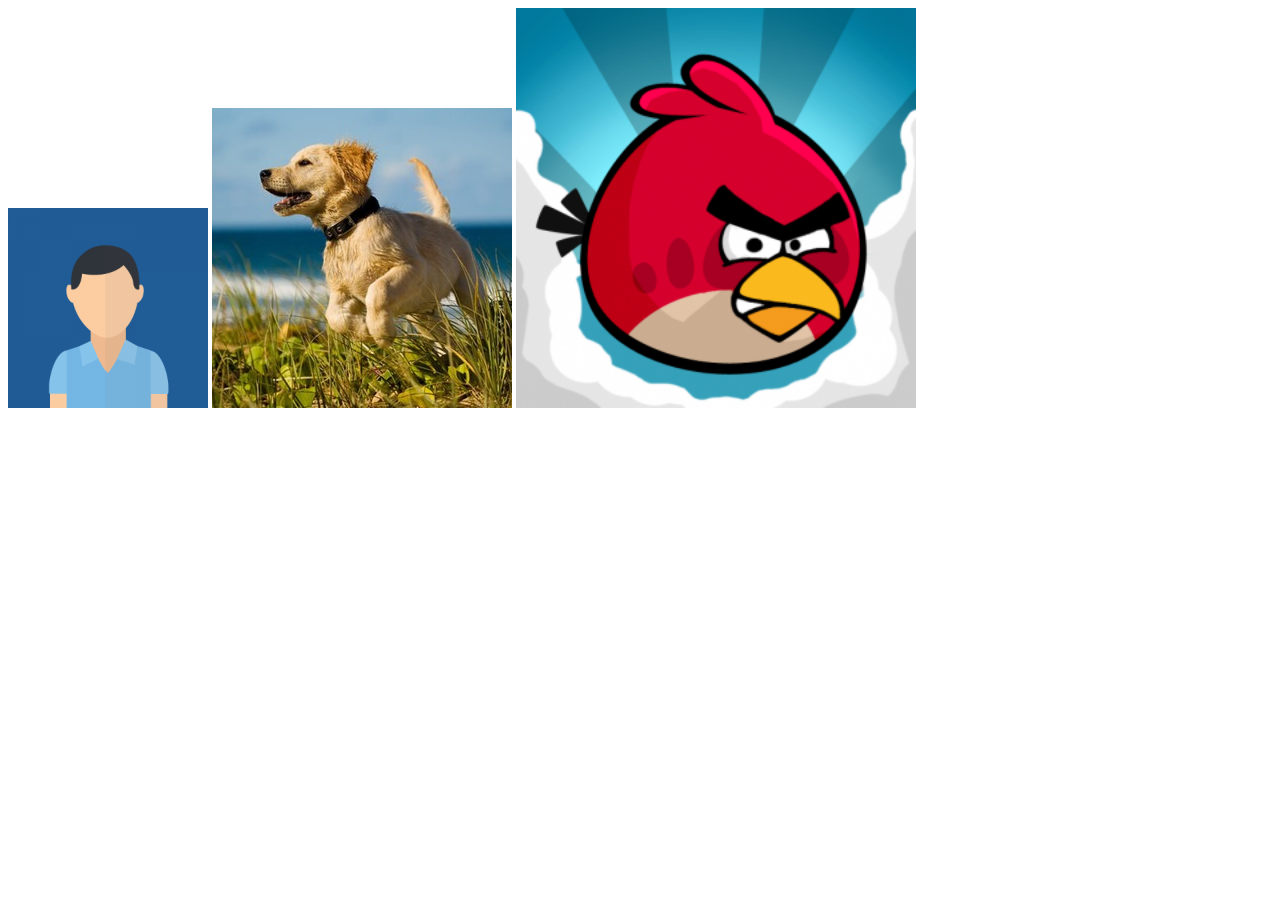
<file: index.html>
<!DOCTYPE html>
<html>

<head>
    <title>Lai Ming Hui</title>
</head>

<body>
    <!-- This part uses h1 as the example -->
    <!-- <h1>This is heading 1</h1> -->
    <!-- p tag here show differences in boldness and size of font between heading tag and p tag -->
    <!-- <p>This is text of heading 1.</p> -->
    <!-- clicking text/images redirect you to the link written in a href tag -->
    <!-- <a href="http://www.google.com">Take me to Google</a> -->
    <!-- hr tag is used to add a line between 1st and 2nd example -->
    <!-- <hr>
    <h2>This is heading 2</h2>
    <p>This is text of heading 2.</p>
    <a href="http://www.amazon.com">Take me to Amazon</a>
    <hr>
    <h3>This is heading 3</h3>
    <p>This is text of heading 3.</p>
    <a href="http://www.quora.com">Take me to Quora</a> -->

    <img src="space.png" alt="human" width="200" height="200">
    <img src="human.jpg" alt="dog" width="300" height="300">
    <a href="https://www.angrybirds.com/">
        <img src="/Inner Directory/bird.png" alt="bird" width="400" height="400">
    </a>
</body>

</html>
</file>
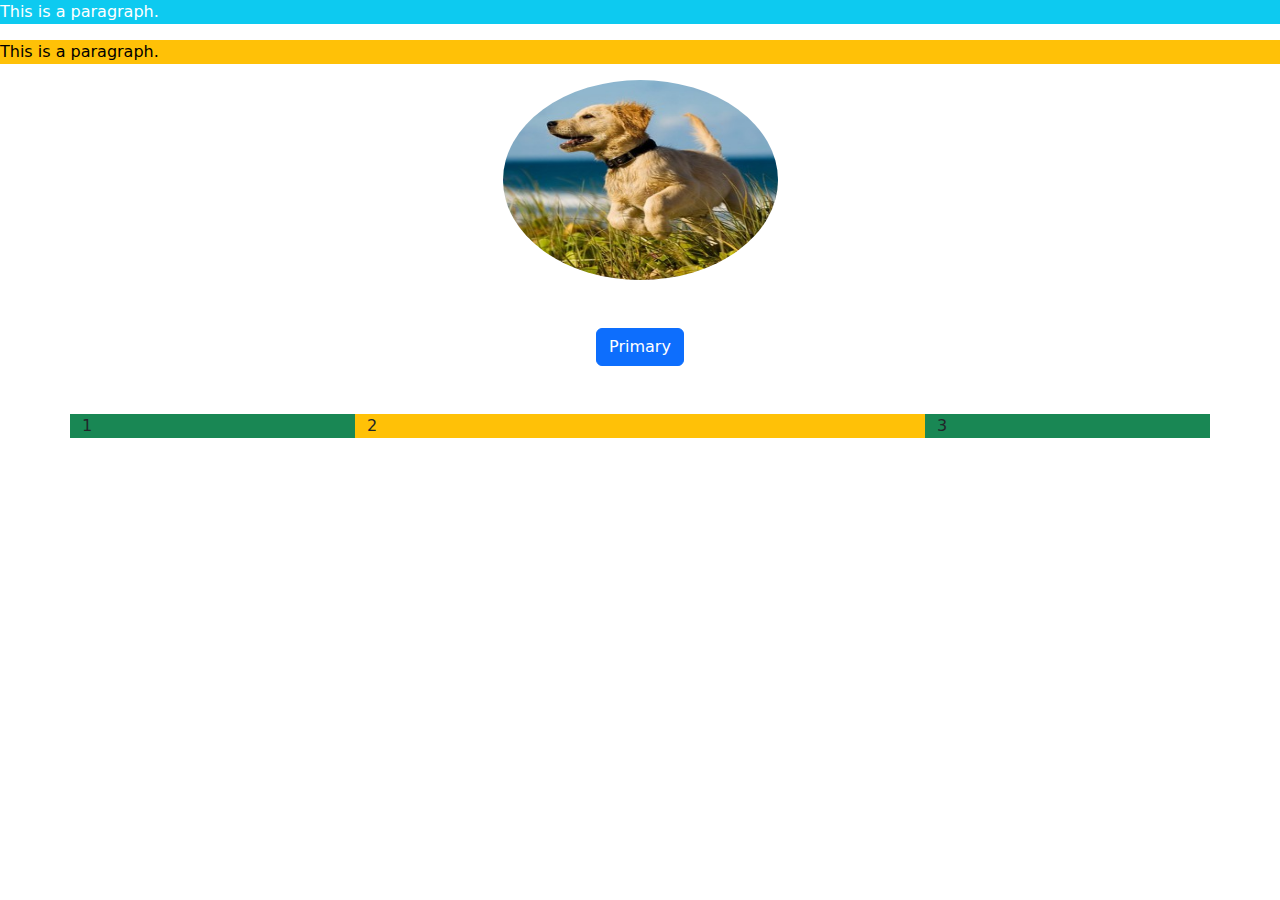
<file: bootstrap.html>
<!DOCTYPE html>
<html lang="en">

<head>
    <meta charset="UTF-8">
    <meta name="viewport" content="width=device-width, initial-scale=1.0">
    <title>Document</title>
    <link href="https://cdn.jsdelivr.net/npm/bootstrap@5.3.3/dist/css/bootstrap.min.css" rel="stylesheet"
        integrity="sha384-QWTKZyjpPEjISv5WaRU9OFeRpok6YctnYmDr5pNlyT2bRjXh0JMhjY6hW+ALEwIH" crossorigin="anonymous">
    <script src="https://cdn.jsdelivr.net/npm/bootstrap@5.3.3/dist/js/bootstrap.bundle.min.js"
        integrity="sha384-YvpcrYf0tY3lHB60NNkmXc5s9fDVZLESaAA55NDzOxhy9GkcIdslK1eN7N6jIeHz"
        crossorigin="anonymous"></script>
    <style>
        img {
            width: 275px;
            height: 200px;
        }
    </style>
</head>

<body>
    <p class="text-white bg-info">This is a paragraph.</p>
    <p class="text-black bg-warning">This is a paragraph.</p>
    <img src="human.jpg" class="rounded-circle mx-auto d-block" alt="dog">
    <button type="button" class="btn btn-primary mx-auto d-block mt-5">Primary</button>
    <div class="container mt-5">
        <div class="row">
            <div class="col-md-3 bg-success">
                1
            </div>
            <div class="col-md-6 bg-warning">
                2
            </div>
            <div class="col-md-3 bg-success">
                3
            </div>
        </div>
    </div>
</body>

</html>
</file>
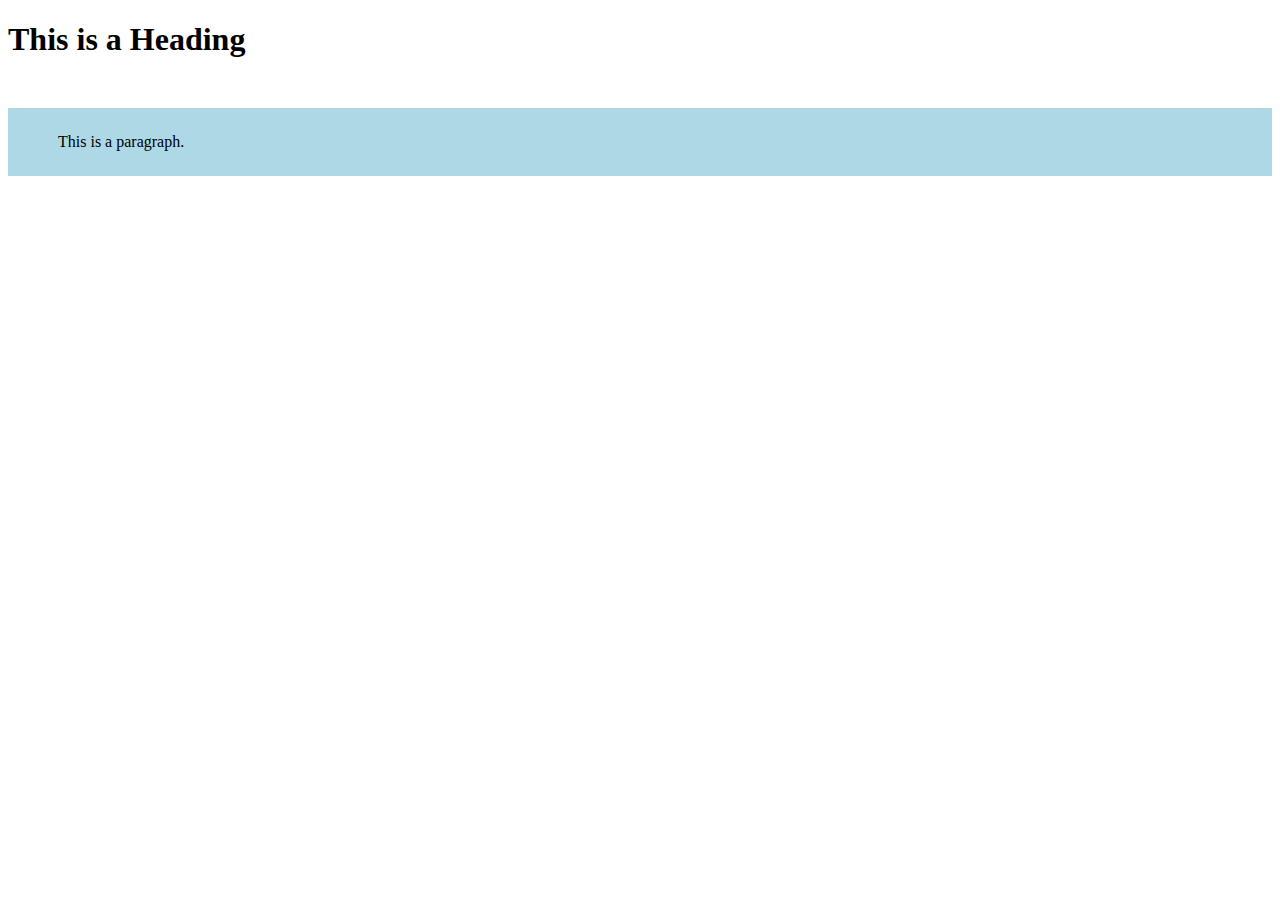
<file: box-model.html>
<!DOCTYPE html>
<html lang="en">

<head>
    <meta charset="UTF-8">
    <meta name="viewport" content="width=device-width, initial-scale=1.0">
    <title>Document</title>
    <link rel="stylesheet" href="box-model.css">
</head>

<body>
    <h1 class="heading">This is a Heading</h1>
    <p class="para">This is a paragraph.</p>
</body>

</html>
</file>
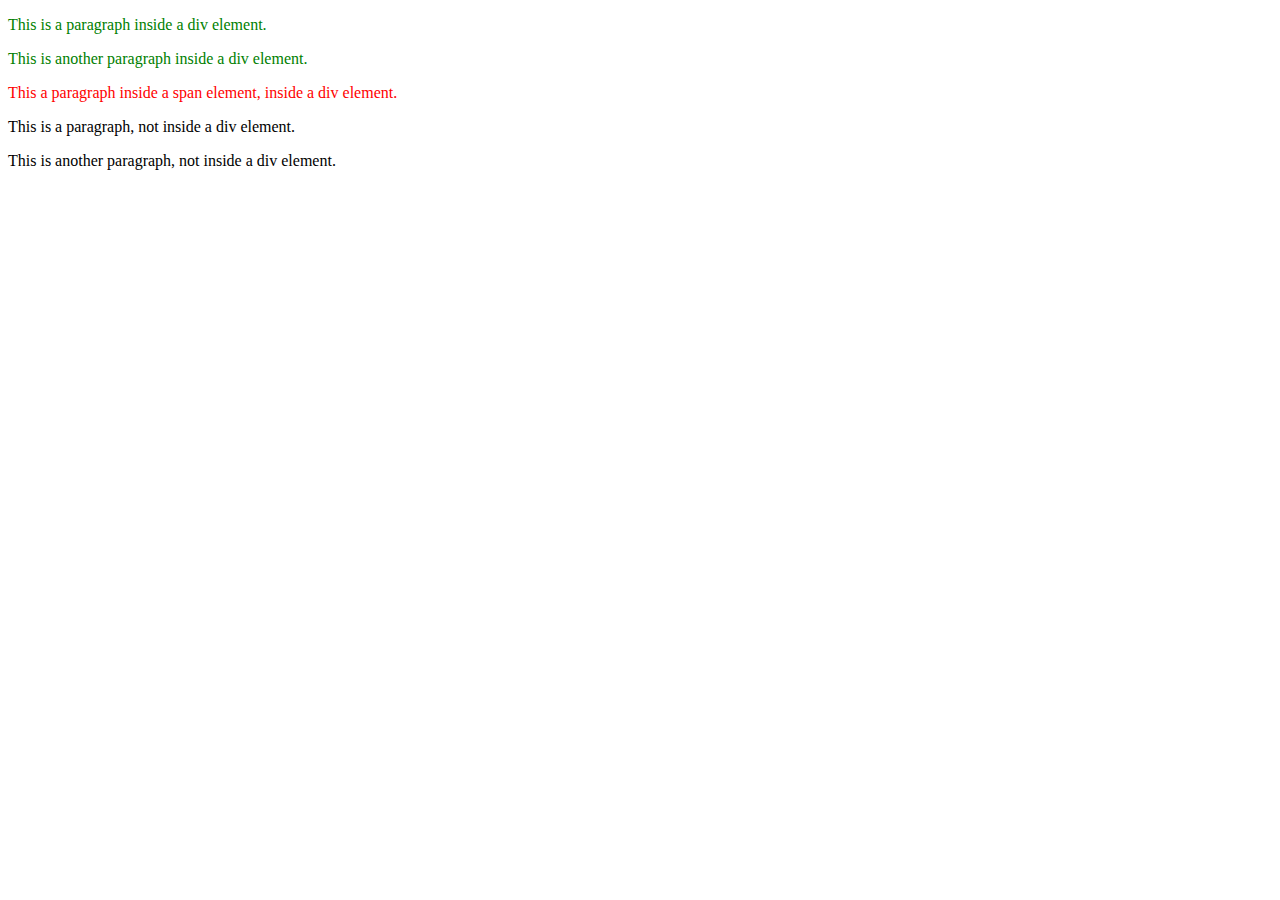
<file: css-combinators.html>
<!DOCTYPE html>
<html lang="en">

<head>
    <meta charset="UTF-8">
    <meta name="viewport" content="width=device-width, initial-scale=1.0">
    <title>Document</title>
    <style>
        div p {
            color: red;
        }

        div>p {
            color: green;
        }
    </style>
</head>

<body>
    <div>
        <p>This is a paragraph inside a div element.</p>
        <p>This is another paragraph inside a div element.</p>
        <span>
            <p>
                This a paragraph inside a span element, inside a div
                element.
            </p>
        </span>
    </div>
    <p>This is a paragraph, not inside a div element.</p>
    <p>This is another paragraph, not inside a div element.</p>

</body>

</html>
</file>
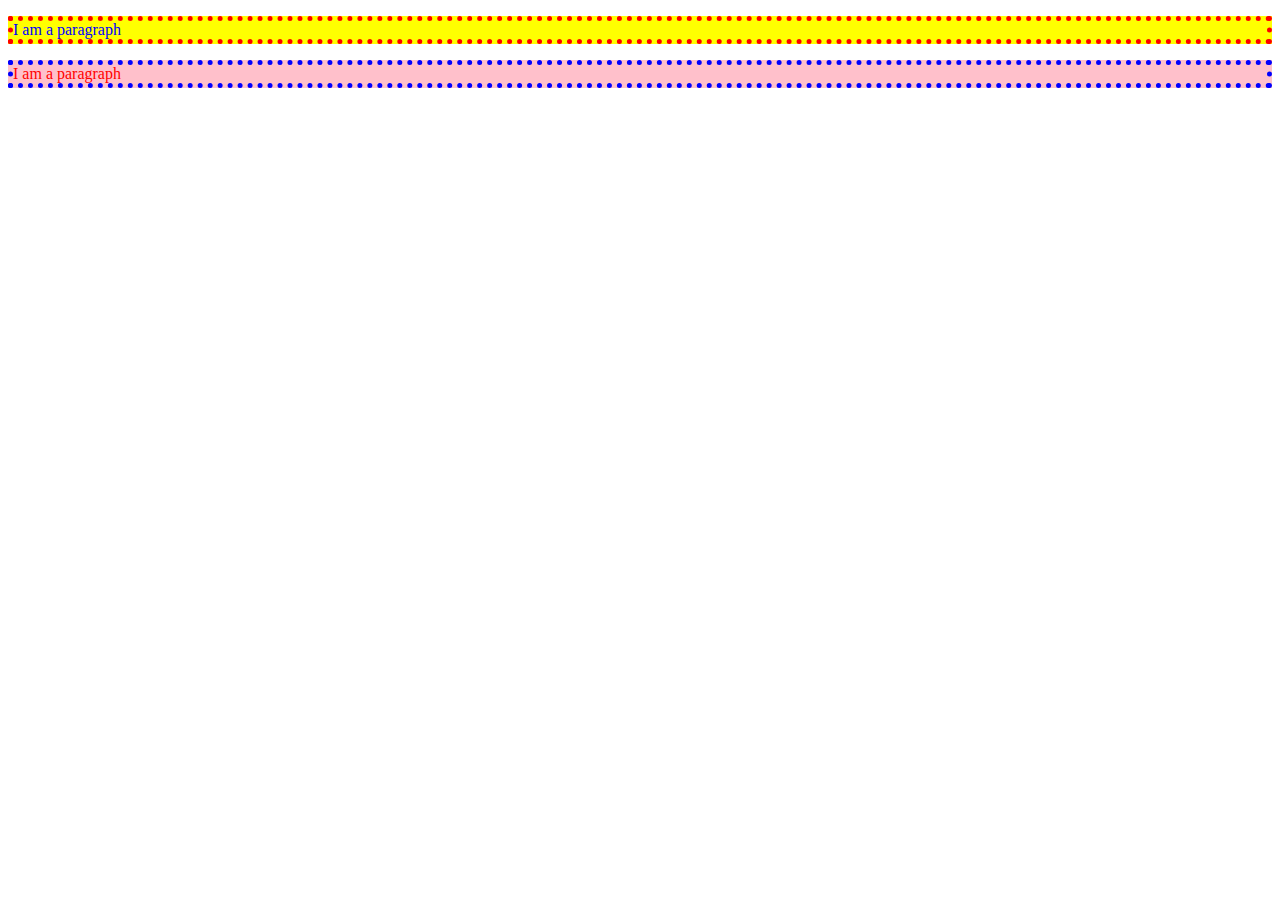
<file: css-selector.html>
<!DOCTYPE html>
<html lang="en">

<head>
    <meta charset="UTF-8">
    <meta name="viewport" content="width=device-width, initial-scale=1.0">
    <title>Document</title>
    <style>
        .first {
            color: blue;
            background-color: yellow;
            border: 5px dotted red;
        }

        .second {
            color: red;
            background-color: pink;
            border: 5px dotted blue;
        }
    </style>
</head>

<body>
    <p class="first">I am a paragraph</p>
    <p class="second">I am a paragraph</p>
</body>

</html>
</file>
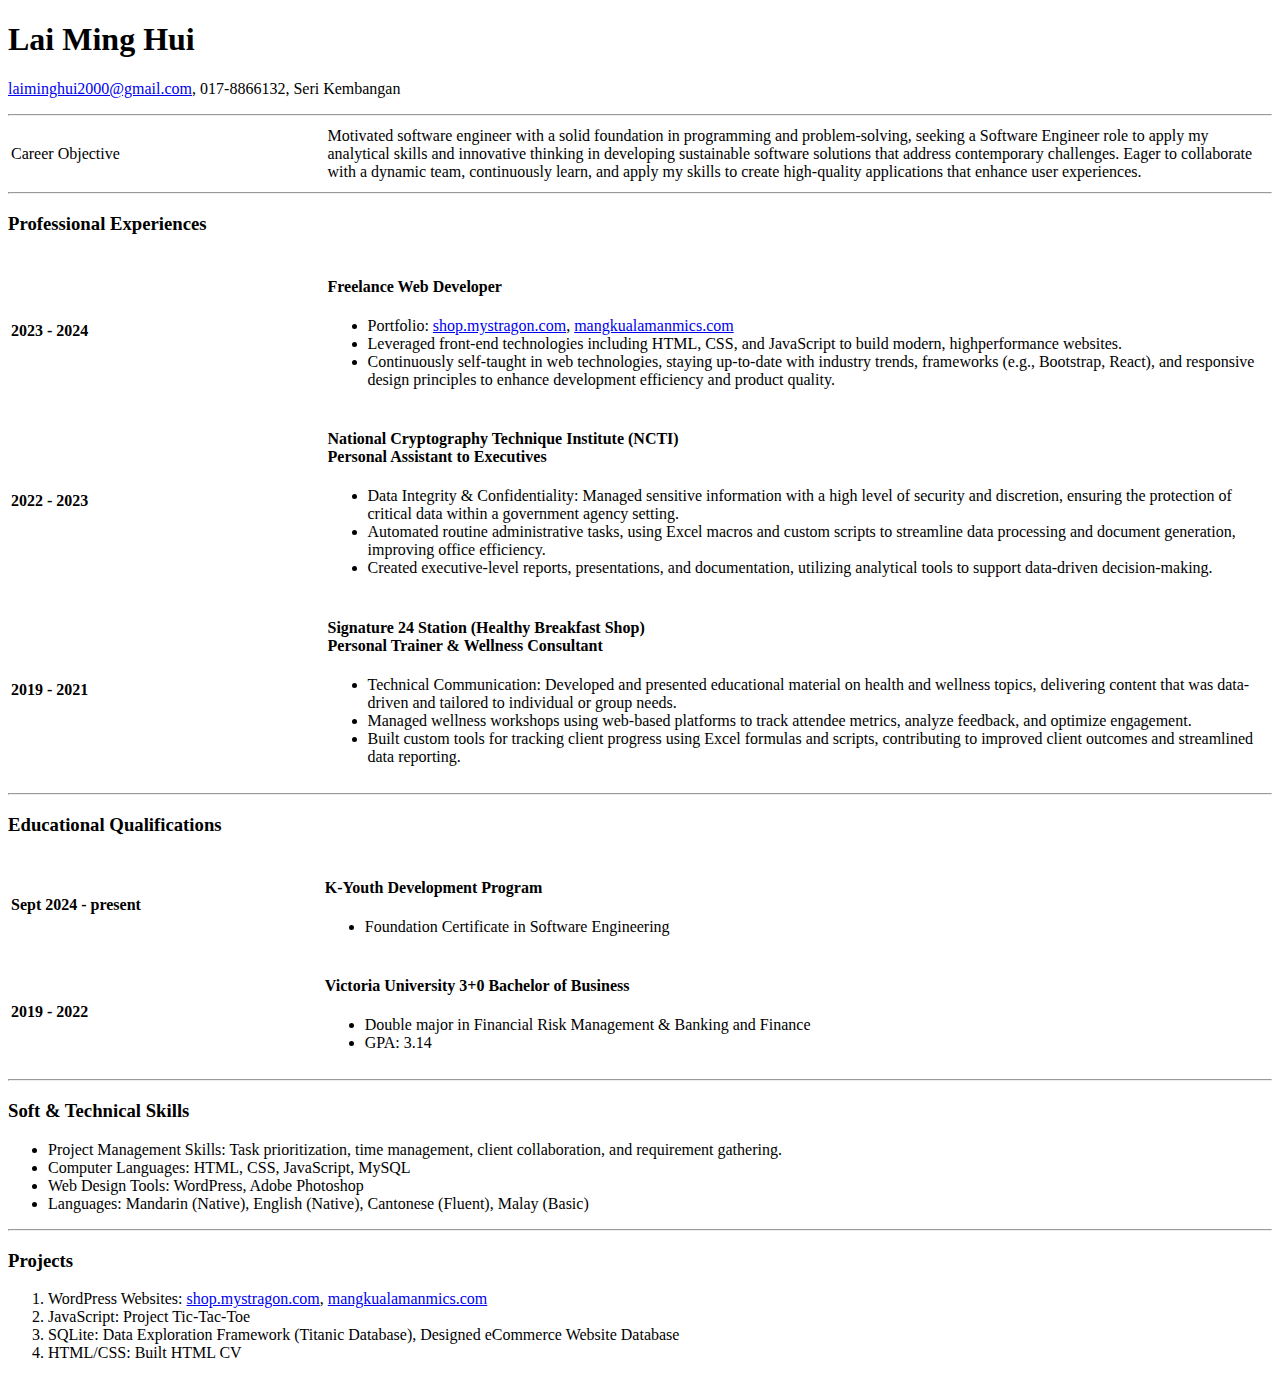
<file: cv.html>
<!DOCTYPE html>
<html lang="en">

<head>
    <meta charset="UTF-8">
    <meta name="viewport" content="width=device-width, initial-scale=1.0">
    <title>Lai Ming Hui_CV</title>
</head>

<body>
    <h1>Lai Ming Hui</h1>
    <p>
        <a href="mailto:laiminghui2000@gmail.com">laiminghui2000@gmail.com</a>, 017-8866132, Seri Kembangan
    </p>
    <hr>
    <table>
        <tr>
            <td style="width: 25%;">Career Objective</td>
            <td>Motivated software engineer with a solid foundation in programming and
                problem-solving, seeking a
                Software Engineer role to apply my analytical skills and innovative thinking in developing sustainable
                software solutions that address contemporary challenges. Eager to collaborate with a dynamic team,
                continuously learn, and apply my skills to create high-quality applications that enhance user
                experiences.
            </td>
        </tr>
    </table>
    <hr>
    <h3>Professional Experiences</h3>
    <table>
        <tr>
            <td style="width: 25%;">
                <h4>2023 - 2024</h4>
            </td>
            <td style="width: 75%;">
                <h4>Freelance Web Developer</h4>
                <ul>
                    <li>Portfolio:
                        <a href="https://shop.mystragon.com" target="_blank">shop.mystragon.com</a>,
                        <a href="https://mangkualamanmics.com" target="_blank">mangkualamanmics.com</a>
                    </li>
                    <li>
                        Leveraged front-end technologies including HTML, CSS, and JavaScript to build modern,
                        highperformance websites.
                    </li>
                    <li>
                        Continuously self-taught in web technologies, staying up-to-date with industry trends,
                        frameworks (e.g., Bootstrap, React), and responsive design principles to enhance development
                        efficiency and product quality.
                    </li>
                </ul>
            </td>
        </tr>
        <tr>
            <td style="width: 25%;">
                <h4>2022 - 2023</h4>
            </td>
            <td style="width: 75%;">
                <h4>National Cryptography Technique Institute (NCTI) <br>
                    Personal Assistant to Executives</h4>
                <ul>
                    <li>
                        Data Integrity & Confidentiality: Managed sensitive information with a high level of security
                        and discretion, ensuring the protection of critical data within a government agency setting.
                    </li>
                    <li>
                        Automated routine administrative tasks, using Excel macros and custom scripts to streamline
                        data processing and document generation, improving office efficiency.
                    </li>
                    <li>
                        Created executive-level reports, presentations, and documentation, utilizing analytical tools to
                        support data-driven decision-making.
                    </li>
                </ul>
            </td>
        </tr>
        <tr>
            <td style="width: 25%;">
                <h4>2019 - 2021</h4>
            </td>
            <td style="width: 75%;">
                <h4>Signature 24 Station (Healthy Breakfast Shop)<br>
                    Personal Trainer & Wellness Consultant</h4>
                <ul>
                    <li>
                        Technical Communication: Developed and presented educational material on health and wellness
                        topics, delivering content that was data-driven and tailored to individual or group needs.
                    </li>
                    <li>
                        Managed wellness workshops using web-based platforms to track attendee metrics, analyze
                        feedback, and optimize engagement.
                    </li>
                    <li>
                        Built custom tools for tracking client progress using Excel formulas and scripts, contributing
                        to improved client outcomes and streamlined data reporting.
                    </li>
                </ul>
            </td>
        </tr>
    </table>
    <hr>
    <h3>Educational Qualifications</h3>
    <table>
        <tr>
            <td style="width: 39%;">
                <h4>Sept 2024 - present</h4>
            </td>
            <td>
                <h4>K-Youth Development Program</h4>
                <ul>
                    <li>Foundation Certificate in Software Engineering</li>
                </ul>
            </td>
        </tr>
        <tr>
            <td>
                <h4>2019 - 2022</h4>
            </td>
            <td>
                <h4>Victoria University 3+0 Bachelor of Business </h4>
                <ul>
                    <li>Double major in Financial Risk Management & Banking and Finance</li>
                    <li>GPA: 3.14</li>
                </ul>
            </td>
        </tr>
    </table>
    <hr>
    <h3>Soft & Technical Skills</h3>
    <ul>
        <li>
            Project Management Skills: Task prioritization, time management, client collaboration, and
            requirement gathering.
        </li>
        <li>
            Computer Languages: HTML, CSS, JavaScript, MySQL
        </li>
        <li>
            Web Design Tools: WordPress, Adobe Photoshop
        </li>
        <li>
            Languages: Mandarin (Native), English (Native), Cantonese (Fluent), Malay (Basic)
        </li>
    </ul>
    <hr>
    <h3>Projects</h3>
    <ol>
        <li>
            WordPress Websites:
            <a href="https://shop.mystragon.com" target="_blank">shop.mystragon.com</a>,
            <a href="https://mangkualamanmics.com" target="_blank">mangkualamanmics.com</a>
        </li>
        <li>
            JavaScript: Project Tic-Tac-Toe
        </li>
        <li>
            SQLite: Data Exploration Framework (Titanic Database), Designed eCommerce Website Database
        </li>
        <li>
            HTML/CSS: Built HTML CV
        </li>
    </ol>
</body>

</html>
</file>
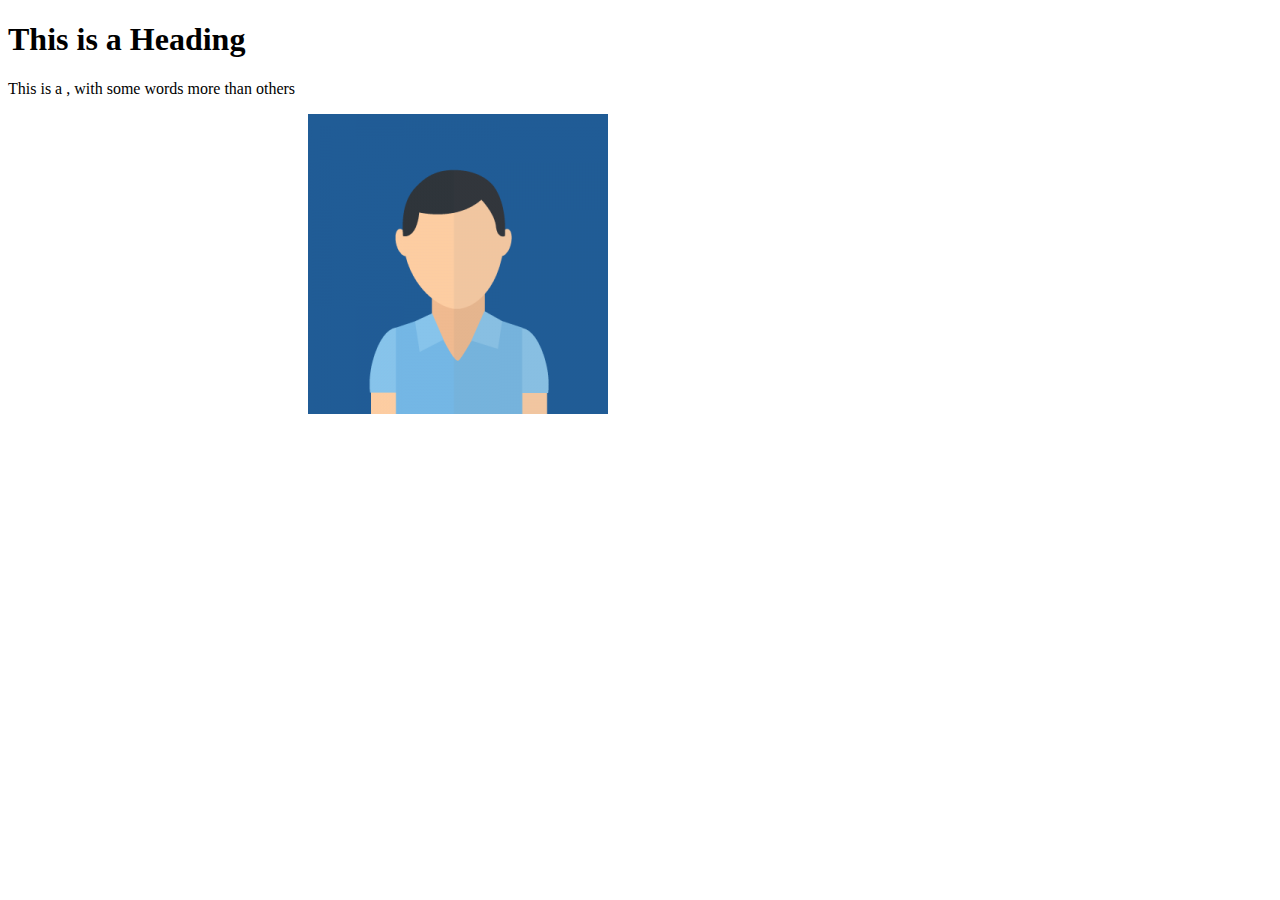
<file: display.html>
<!DOCTYPE html>
<html lang="en">

<head>
    <meta charset="UTF-8">
    <meta name="viewport" content="width=device-width, initial-scale=1.0">
    <title>Document</title>
    <style>
        span {
            display: block;
            display: none;
            color: green;
        }

        .dog {
            float: left;
            visibility: hidden;
        }

        .bird {
            float: left;
            display: none;
        }

        .human {
            float: left;
        }
    </style>
</head>

<body>
    <h1>This is a Heading</h1>
    <p>This is a <span>paragraph</span>, with some words more <span>paragraph</span> than others</p>
    <img src="human.jpg" alt="" class="dog">
    <img src="./Inner Directory/bird.png" alt="" class="bird">
    <img src="space.png" alt="" class="human">
</body>

</html>
</file>
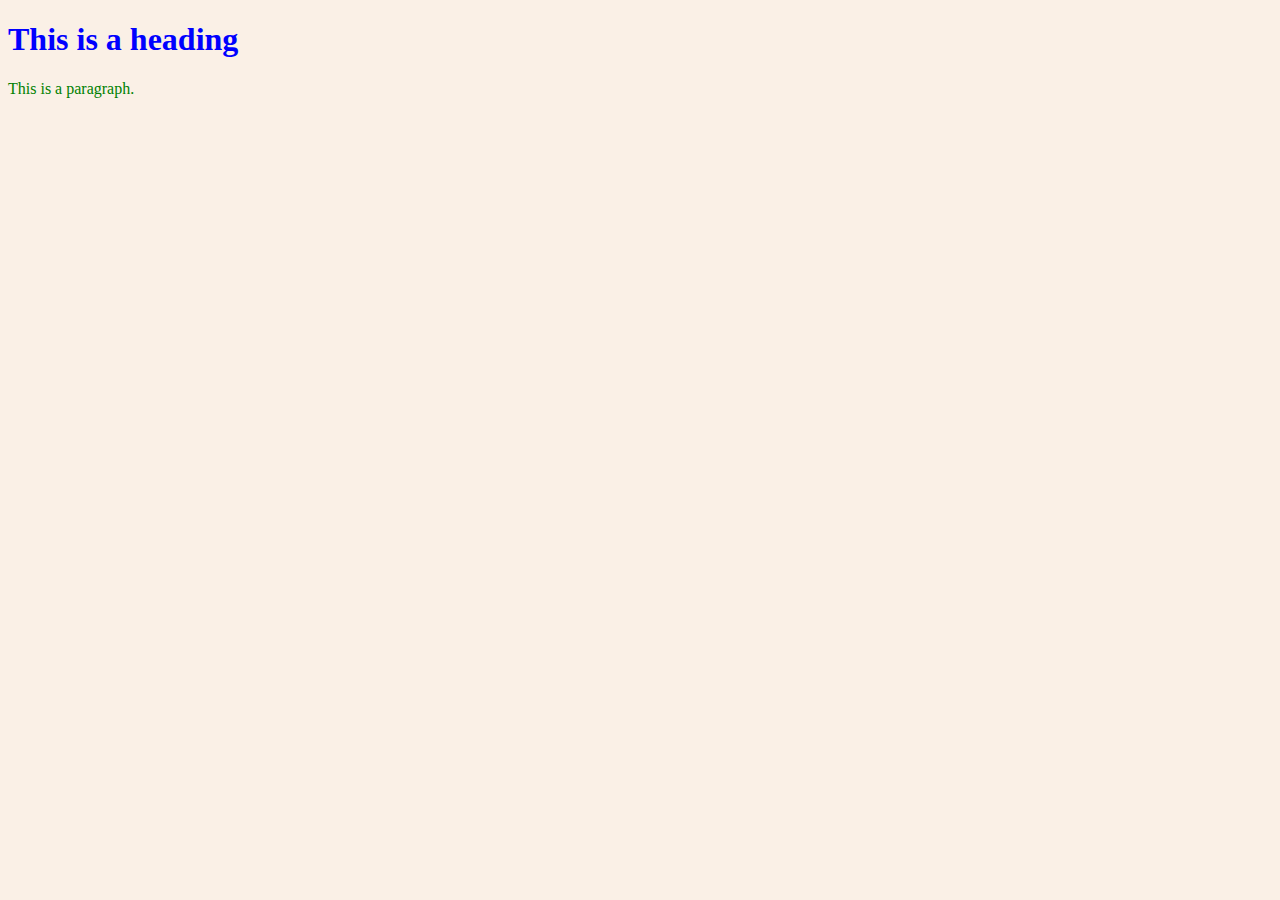
<file: external-css.html>
<!DOCTYPE html>
<html lang="en">

<head>
    <meta charset="UTF-8">
    <meta name="viewport" content="width=device-width, initial-scale=1.0">
    <title>Document</title>
    <link rel="stylesheet" href="external.css">
    <style>
        p {
            color: green;
        }
    </style>
</head>

<body>
    <h1 style="color: blue;">This is a heading</h1>
    <p>This is a paragraph.</p>
</body>

</html>
</file>
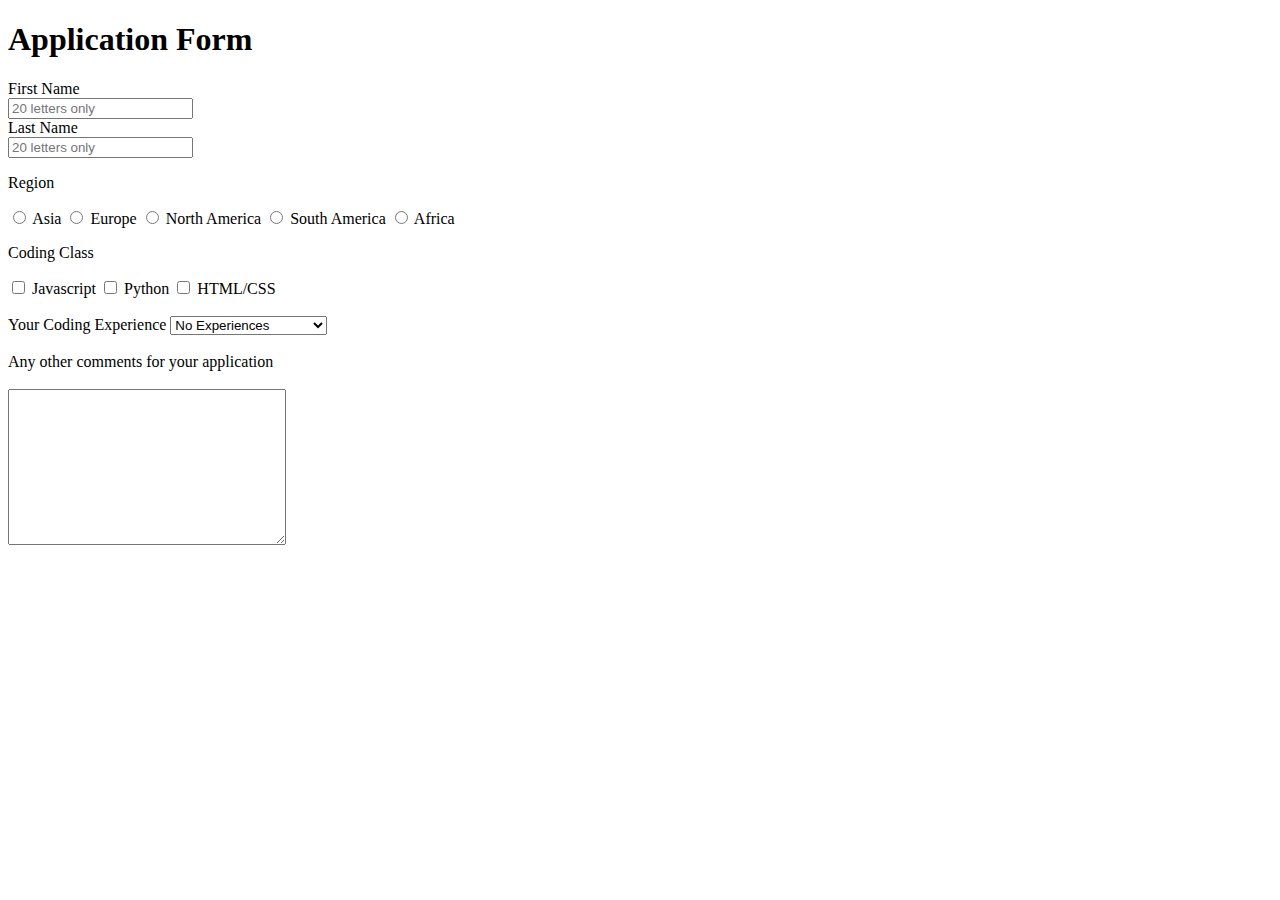
<file: form.html>
<!DOCTYPE html>
<html lang="en">

<head>
    <meta charset="UTF-8">
    <meta name="viewport" content="width=device-width, initial-scale=1.0">
    <title>Document</title>
</head>

<body>
    <!-- Part 1: form input types -->
    <h1>Application Form</h1>
    <label for="firstname">First Name</label>
    <br>
    <!-- Part 2: for input attributes -->
    <input type="text" maxlength="20" placeholder="20 letters only">
    <br>
    <label for="lastname">Last Name</label>
    <br>
    <input type="text" maxlength="20" placeholder="20 letters only">
    <br>
    <p>Region</p>
    <input type="radio" id="asia" name="Region">
    <label for="asia">Asia</label>
    <input type="radio" id="europe" name="Region">
    <label for="europe">Europe</label>
    <input type="radio" id="north-america" name="Region">
    <label for="north-america">North America</label>
    <input type="radio" id="south-america" name="Region">
    <label for="south-america">South America</label>
    <input type="radio" id="africa" name="Region">
    <label for="africa">Africa</label>
    <br>
    <p>Coding Class</p>
    <input type="checkbox" id="javascript">
    <label for="javascript">Javascript</label>
    <input type="checkbox" id="python">
    <label for="python">Python</label>
    <input type="checkbox" id="html-css">
    <label for="html-css">HTML/CSS</label>
    <br>
    <br>
    <!-- Part 3: other form elements -->
    <!-- 1. -->
    <label for="coding-exp">Your Coding Experience</label>
    <select id="coding-exp">
        <option value="no-experiences">No Experiences</option>
        <option value="some-experiences">Some Experiences</option>
        <option value="extensive-experiences">Extensive Experiences</option>
    </select>
    <br>
    <br>
    <!-- 2. -->
    <label for="comment">Any other comments for your application</label>
    <br>
    <br>
    <textarea id="comment" rows="10" cols="32"></textarea>

</body>

</html>
</file>
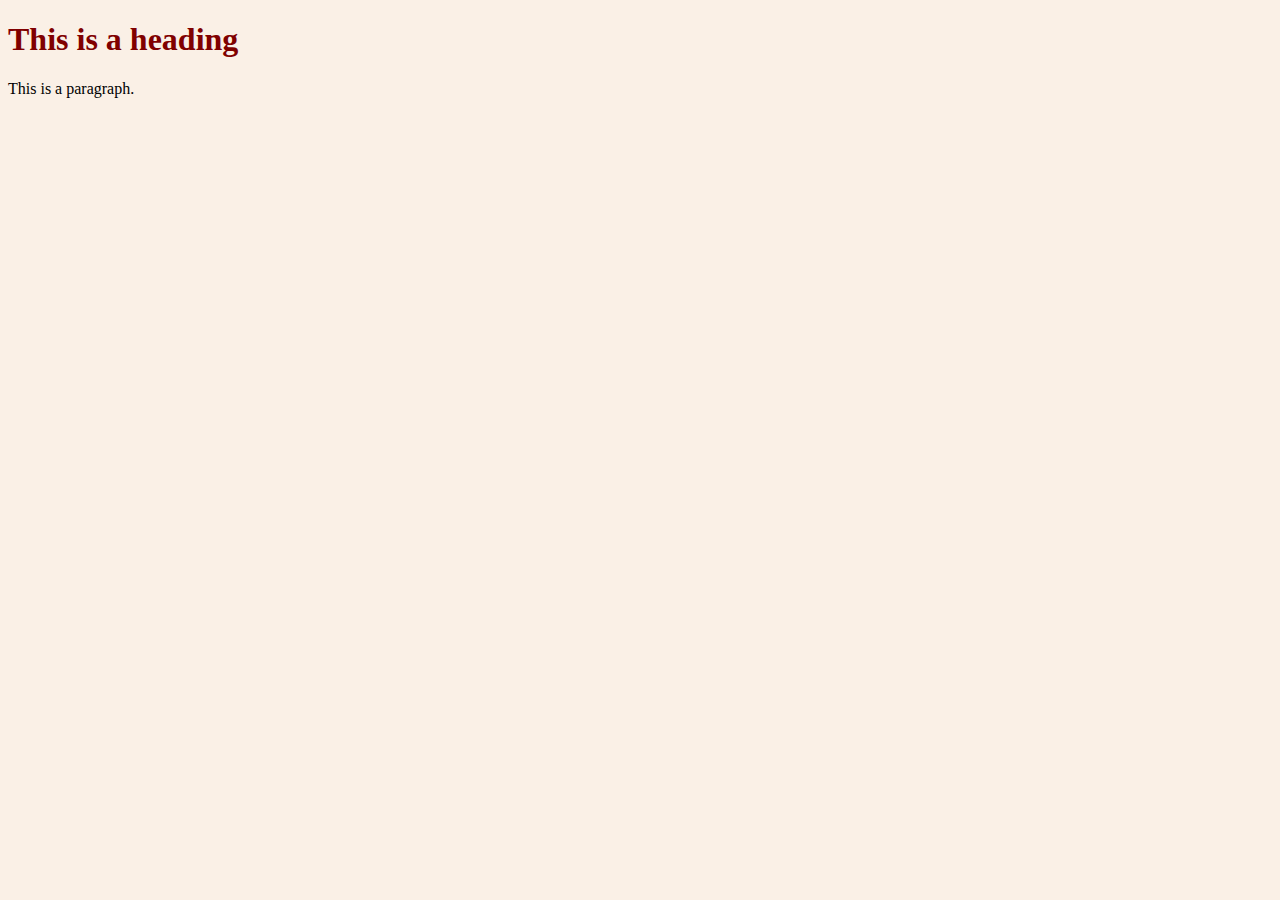
<file: inline-css.html>
<!DOCTYPE html>
<html lang="en">

<head>
    <meta charset="UTF-8">
    <meta name="viewport" content="width=device-width, initial-scale=1.0">
    <title>Document</title>
</head>

<body style="background-color: linen;">
    <h1 style="color: maroon;">This is a heading</h1>
    <p>This is a paragraph.</p>
</body>

</html>
</file>
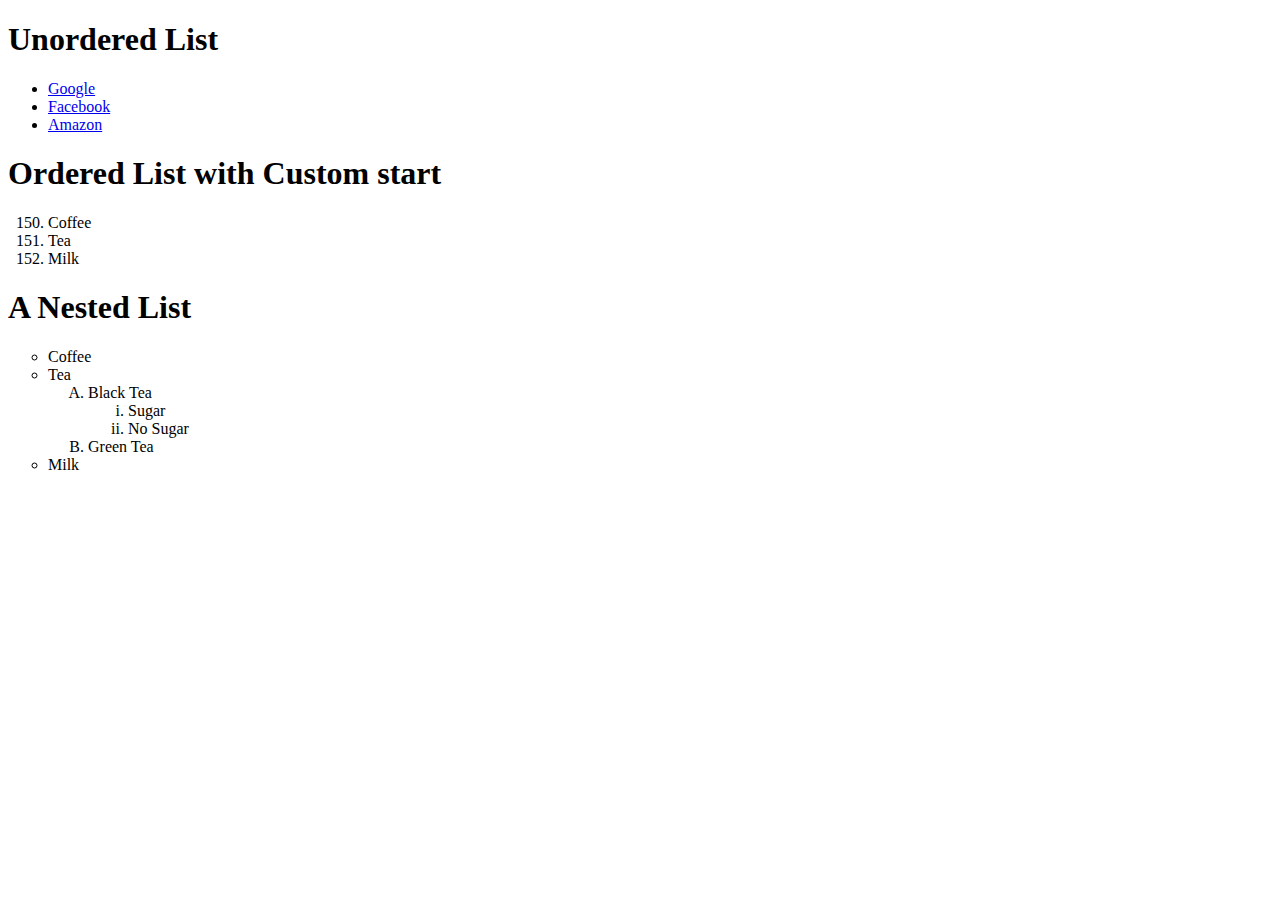
<file: lists.html>
<!DOCTYPE html>
<html lang="en">

<head>
    <meta charset="UTF-8">
    <meta name="viewport" content="width=device-width, initial-scale=1.0">
    <title>Document</title>
</head>

<body>
    <h1>Unordered List</h1>
    <ul>
        <li><a href="https://www.google.com">Google</a></li>
        <li><a href="https://www.facebook.com">Facebook</a></li>
        <li><a href="https://www.amazon.com">Amazon</a></li>
    </ul>

    <h1>Ordered List with Custom start</h1>
    <ol start="150">
        <li>Coffee</li>
        <li>Tea</li>
        <li>Milk</li>
    </ol>

    <h1>A Nested List</h1>
    <ul style="list-style-type: circle;">
        <li>Coffee</li>
        <li>Tea</li>
        <ol type="A">
            <li>Black Tea</li>
            <ol type="i">
                <li>Sugar</li>
                <li>No Sugar</li>
            </ol>
            <li>Green Tea</li>
        </ol>
        <li>Milk</li>
    </ul>
</body>

</html>
</file>
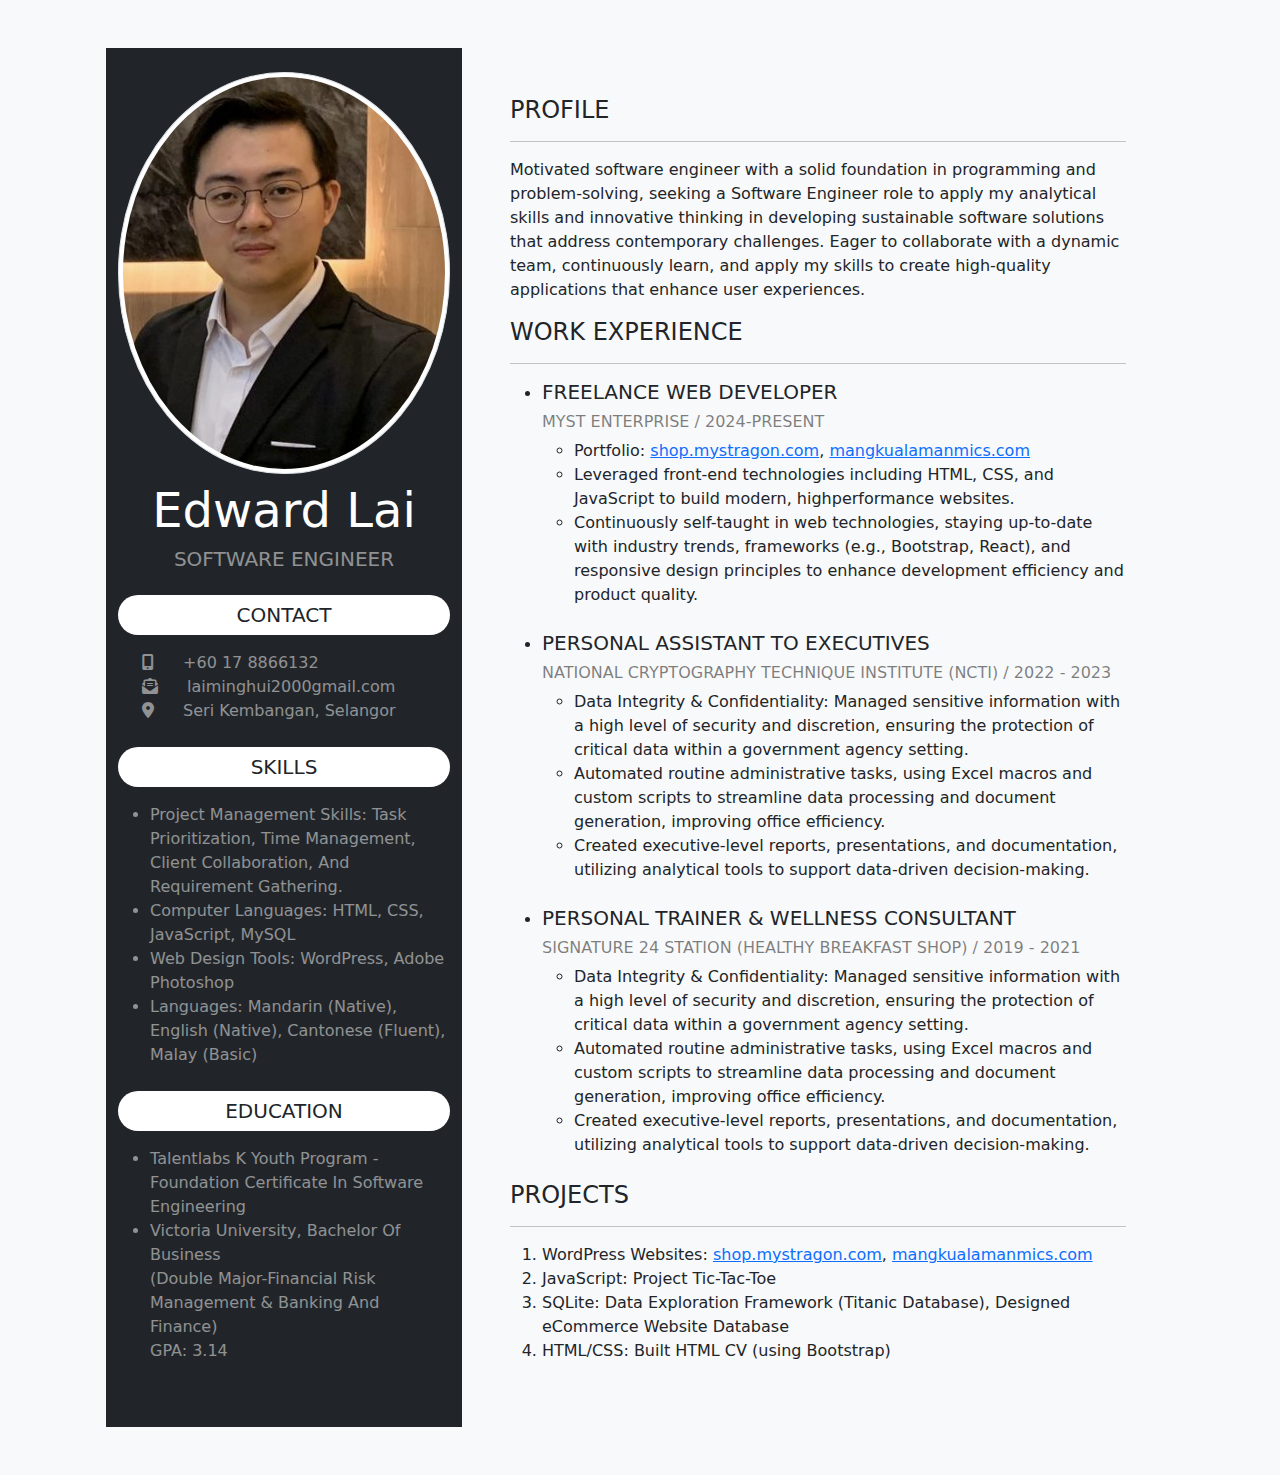
<file: Project2_cv.html>
<!DOCTYPE html>
<html lang="en">

<head>
    <meta charset="UTF-8">
    <meta name="viewport" content="width=device-width, initial-scale=1.0">
    <title>Project 2 - CV</title>
    <link rel="stylesheet" href="https://cdn.jsdelivr.net/npm/bootstrap@5.3.3/dist/css/bootstrap.min.css">
    <link rel="stylesheet" href="https://cdn.jsdelivr.net/npm/bootstrap@5.3.3/dist/js/bootstrap.bundle.min.js">
    <link rel="stylesheet" href="https://cdnjs.cloudflare.com/ajax/libs/font-awesome/6.6.0/css/all.min.css">
    <!-- <link rel="stylesheet" href="project2_cv.css"> -->
</head>

<body class="bg-light">
    <div class="container p-5">
        <div class="row">
            <div class="col-lg-4 bg-dark text-white text-center py-4">
                <div class="header-left">
                    <img src="Edward Profile Pic.png" alt="" class="img-thumbnail rounded-circle mb-2">
                    <h1 class="display-5">Edward Lai</h1>
                    <h4 class="lead text-uppercase text-white-50 mb-4">software engineer</h4>
                </div>

                <div>
                    <h5 class="text-uppercase bg-white text-dark py-2 rounded-pill">contact</h5>

                    <ul class="list-unstyled text-white-50 ml-5 py-2 text-start">
                        <li class="list-item">
                            <i class="fas fa-mobile-alt mx-4"></i>
                            +60 17 8866132
                        </li>
                        <li class="list-item">
                            <i class="fas fa-envelope-open-text mx-4"></i>
                            laiminghui2000gmail.com
                        </li>
                        <li class="list-item">
                            <i class="fas fa-map-marker-alt mx-4"></i>
                            Seri Kembangan, Selangor
                        </li>
                    </ul>

                    <div>
                        <h5 class="text-uppercase bg-white text-dark py-2 rounded-pill">skills</h5>
                        <ul class="list text-white-50 ml-50 py-2 text-start text-capitalize">
                            <li class="list-item">Project Management Skills: Task prioritization, time management,
                                client collaboration, and requirement gathering.</li>
                            <li class="list-item">Computer Languages: HTML, CSS, JavaScript, MySQL</li>
                            <li class="list-item">Web Design Tools: WordPress, Adobe Photoshop</li>
                            <li class="list-item">Languages: Mandarin (Native), English (Native), Cantonese (Fluent),
                                Malay (Basic)</li>
                        </ul>
                    </div>

                    <div>
                        <h5 class="text-uppercase bg-white text-dark py-2 rounded-pill">education</h5>
                        <ul class="list text-white-50 ml-50 py-2 text-start text-capitalize">
                            <li class="list-item">Talentlabs K Youth Program - Foundation Certificate in Software
                                Engineering</li>
                            <li class="list-item">Victoria University, Bachelor of Business <br>(Double major-Financial
                                Risk Management &
                                Banking and Finance) <br>GPA: 3.14</li>
                        </ul>
                    </div>
                </div>
            </div>

            <div class="col-lg-8 bg-light text-dark py-5 px-5">
                <div class="header-right">
                    <h4 class="text-uppercase">profile</h4>
                    <hr>
                    <p>Motivated software engineer with a solid foundation in programming and problem-solving,
                        seeking a Software Engineer role to apply my analytical skills and innovative thinking
                        in developing sustainable software solutions that address contemporary challenges. Eager
                        to collaborate with a dynamic team, continuously learn, and apply my skills to create
                        high-quality applications that enhance user experiences.</p>
                </div>

                <div class="header-right">
                    <h4 class="text-uppercase">work experience</h4>
                    <hr>

                    <ul class="list">
                        <li class="list-item">
                            <h5 class="text-uppercase">freelance web developer</h5>
                            <h6 class="text-uppercase text-black-50">Myst Enterprise / 2024-present</h6>
                            <ul class="mb-4">
                                <li>Portfolio:
                                    <a href="https://shop.mystragon.com" target="_blank">shop.mystragon.com</a>,
                                    <a href="https://mangkualamanmics.com" target="_blank">mangkualamanmics.com</a>
                                </li>
                                <li>
                                    Leveraged front-end technologies including HTML, CSS, and JavaScript to build
                                    modern, highperformance websites.
                                </li>
                                <li>
                                    Continuously self-taught in web technologies, staying up-to-date with industry
                                    trends, frameworks (e.g., Bootstrap, React), and responsive design principles to
                                    enhance development efficiency and product quality.
                                </li>
                            </ul>
                        </li>
                        <li class="list-item">
                            <h5 class="text-uppercase">personal assistant to executives</h5>
                            <h6 class="text-uppercase text-black-50">National Cryptography Technique Institute (NCTI) /
                                2022 - 2023</h6>
                            <ul class="mb-4">
                                <li>
                                    Data Integrity & Confidentiality: Managed sensitive information with a high level of
                                    security and discretion, ensuring the protection of critical data within a
                                    government agency setting.
                                </li>
                                <li>
                                    Automated routine administrative tasks, using Excel macros and custom scripts to
                                    streamline data processing and document generation, improving office efficiency.
                                </li>
                                <li>
                                    Created executive-level reports, presentations, and documentation, utilizing
                                    analytical tools to support data-driven decision-making.
                                </li>
                            </ul>
                        </li>
                        <li class="list-item">
                            <h5 class="text-uppercase">personal trainer & wellness consultant</h5>
                            <h6 class="text-uppercase text-black-50">signature 24 station (healthy breakfast shop) /
                                2019 - 2021</h6>
                            <ul class="mb-4">
                                <li>
                                    Data Integrity & Confidentiality: Managed sensitive information with a high level of
                                    security and discretion, ensuring the protection of critical data within a
                                    government agency setting.
                                </li>
                                <li>
                                    Automated routine administrative tasks, using Excel macros and custom scripts to
                                    streamline data processing and document generation, improving office efficiency.
                                </li>
                                <li>
                                    Created executive-level reports, presentations, and documentation, utilizing
                                    analytical tools to support data-driven decision-making.
                                </li>
                            </ul>
                        </li>
                    </ul>
                </div>

                <div class="header-right">
                    <h4 class="text-uppercase">projects</h4>
                    <hr>
                    <ol>
                        <li>WordPress Websites:
                            <a href="https://shop.mystragon.com" target="_blank">shop.mystragon.com</a>,
                            <a href="https://mangkualamanmics.com" target="_blank">mangkualamanmics.com</a>
                        </li>
                        <li>
                            JavaScript: Project Tic-Tac-Toe
                        </li>
                        <li>
                            SQLite: Data Exploration Framework (Titanic Database), Designed eCommerce Website Database
                        </li>
                        <li>
                            HTML/CSS: Built HTML CV (using Bootstrap)
                        </li>
                    </ol>
                </div>
            </div>
        </div>
    </div>
    </div>
</body>

</html>
</file>
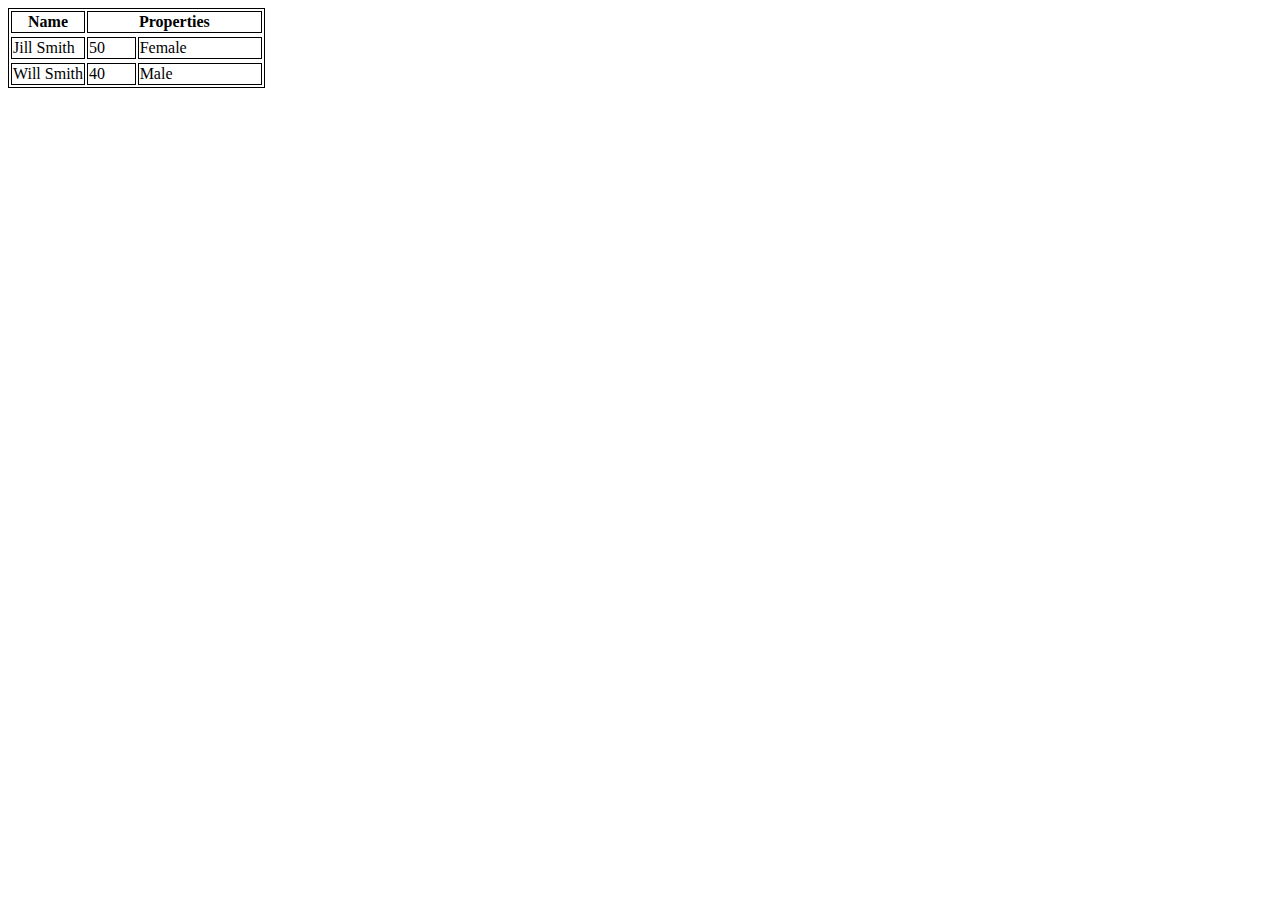
<file: table.html>
<!DOCTYPE html>
<html>

<head>
    <title>Page Title</title>
    <style>
        table,
        th,
        td {
            border: 1px solid black;
        }
    </style>
</head>

<body>
    <table>
        <!-- part 1: table creation -->
        <tr>
            <th>Name</th>
            <!-- part 2: column width -->
            <!-- <th width="70%">Age</th> -->
            <!-- part 3: colspan -->
            <th colspan="2" width="70%">Properties</th>
        </tr>
        <tr></tr>
        <td>Jill Smith</td>
        <td>50</td>
        <td>Female</td>
        </tr>
        <tr></tr>
        <td>Will Smith</td>
        <td>40</td>
        <td>Male</td>
        </tr>
    </table>
</body>

</html>
</file>
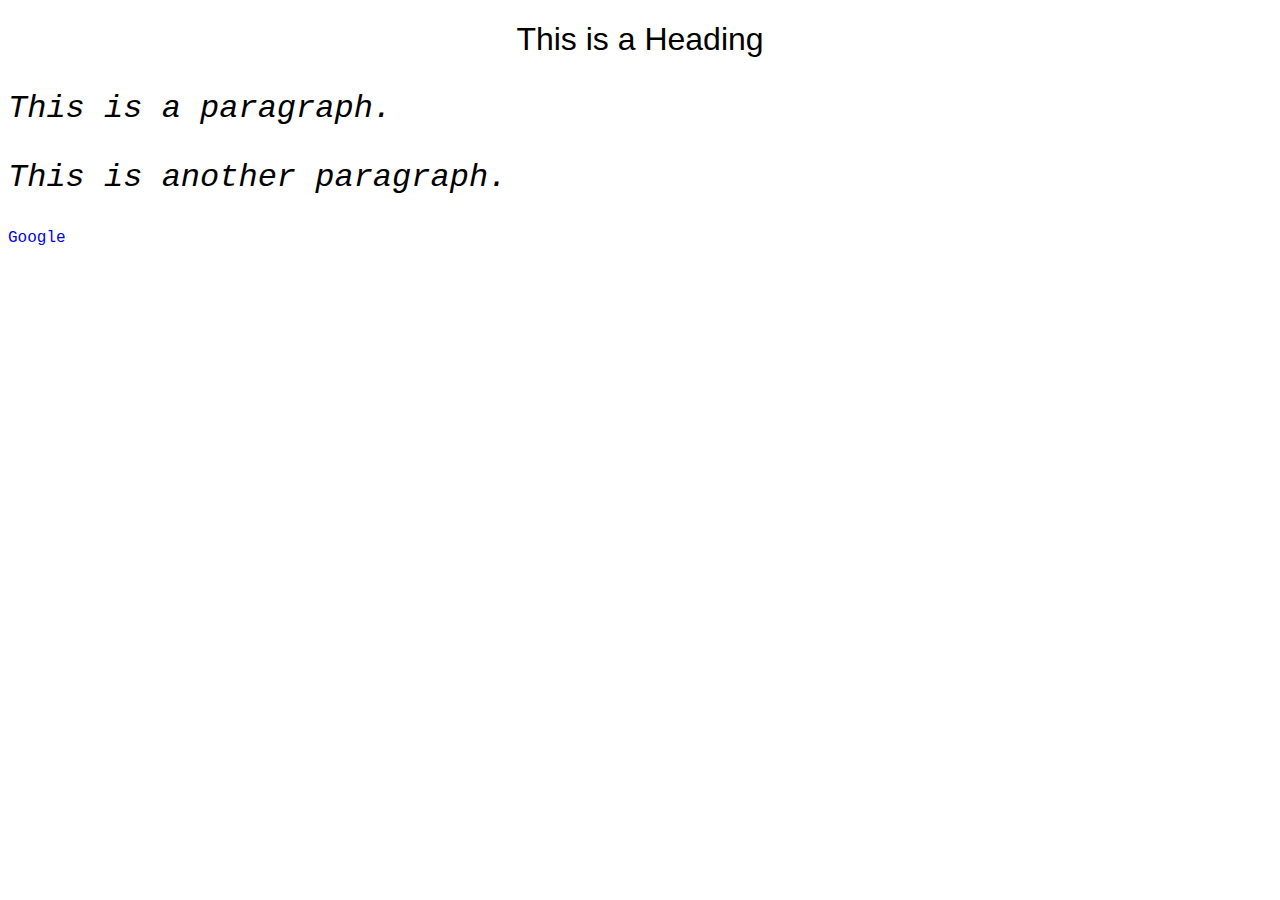
<file: text.html>
<!DOCTYPE html>
<html lang="en">

<head>
    <meta charset="UTF-8">
    <meta name="viewport" content="width=device-width, initial-scale=1.0">
    <title>Document</title>
    <style>
        .heading {
            text-align: center;
            font-family: Verdana, Geneva, Tahoma, sans-serif;
            font-weight: normal;
        }

        .google {
            text-decoration: none;
        }

        p,
        .google {
            font-family: 'Courier New', Courier, monospace;
        }

        p {
            font-style: italic;
            font-size: 2em;
        }
    </style>
</head>

<body>
    <h1 class="heading">This is a Heading</h1>
    <p>This is a paragraph.</p>
    <p>This is another paragraph.</p>
    <a href="https://www.google.com" class="google">Google</a>
</body>

</html>
</file>
<file: box-model.css>
.heading {
    /* border: 2px solid red; */
    margin-bottom: 50px;
    width: 40%;
    min-width: 300px;
}
.para {
    /* border: 2px solid blue; */
    margin-top: 30px;
    background-color: lightblue;
    padding: 25px 50px;
}
</file>
<file: external.css>
body {
    background-color: linen;
}
h1 {
    color: maroon;
}
</file>
